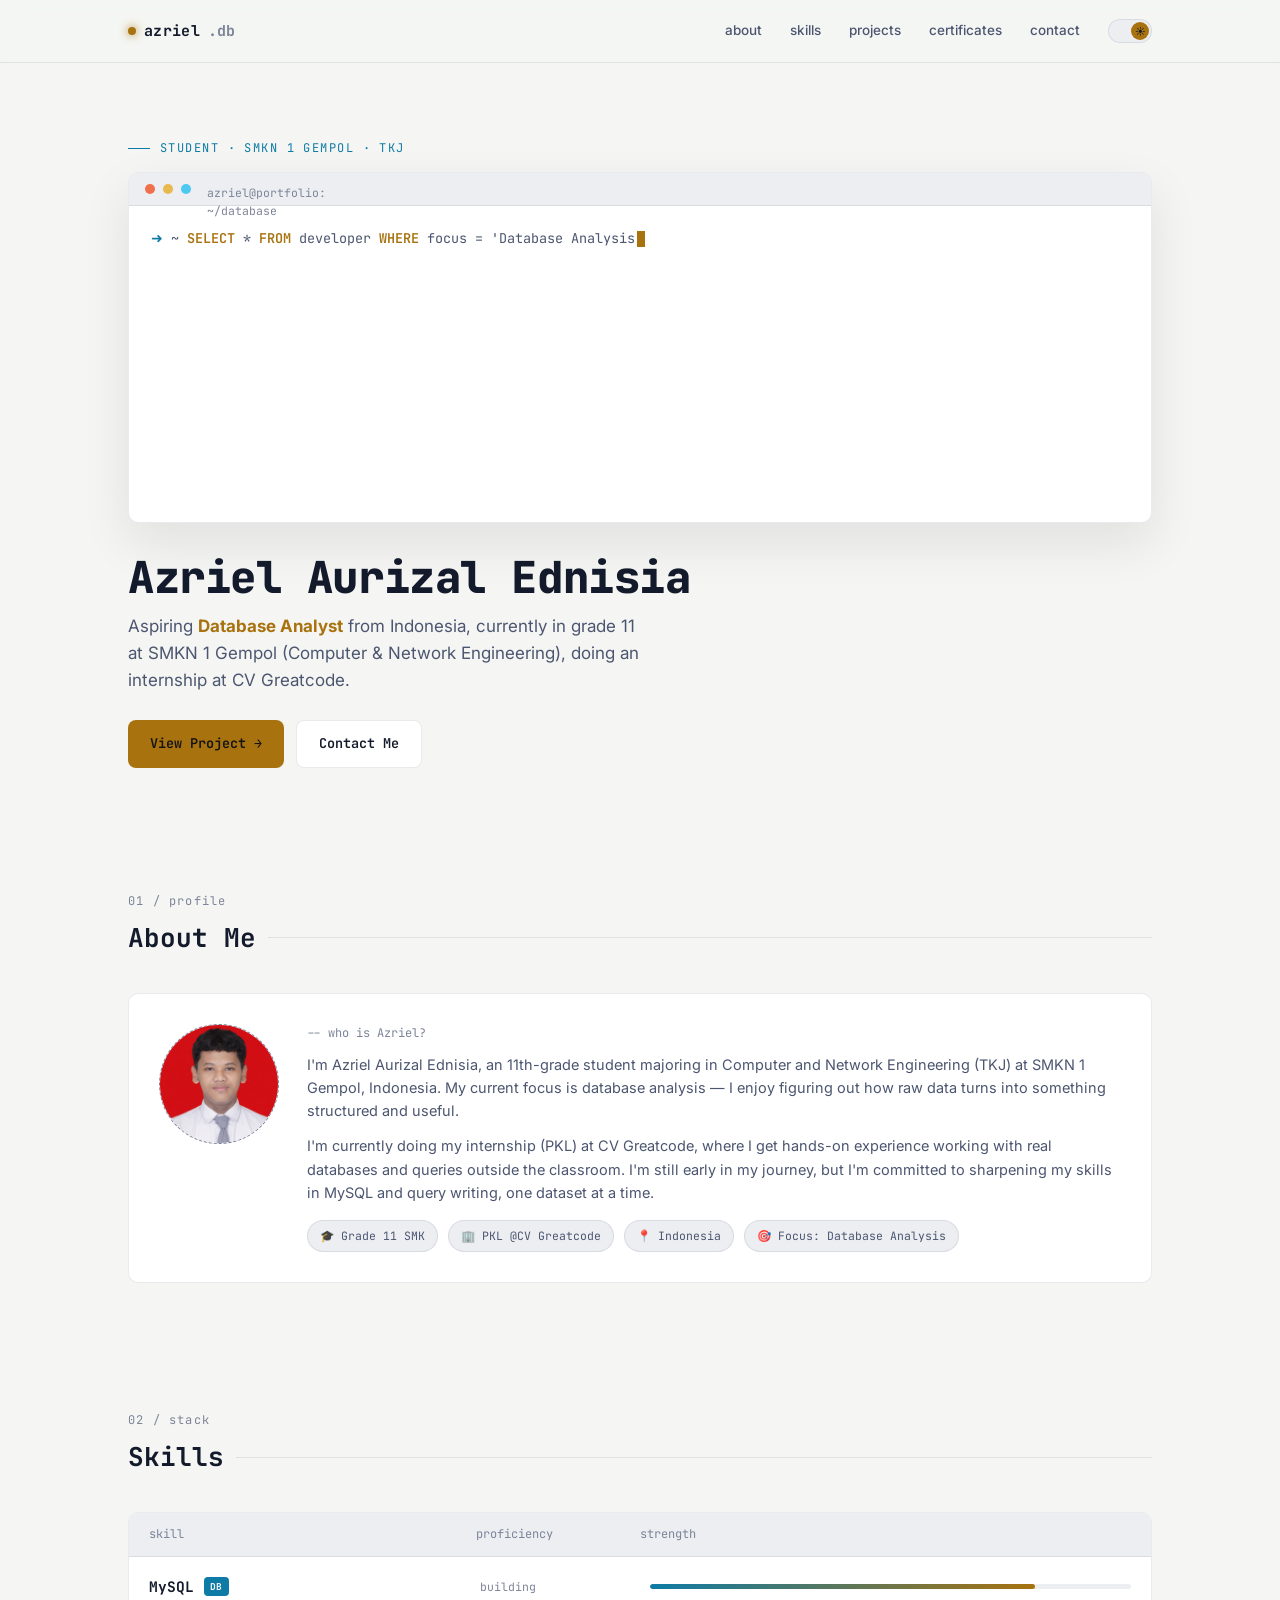
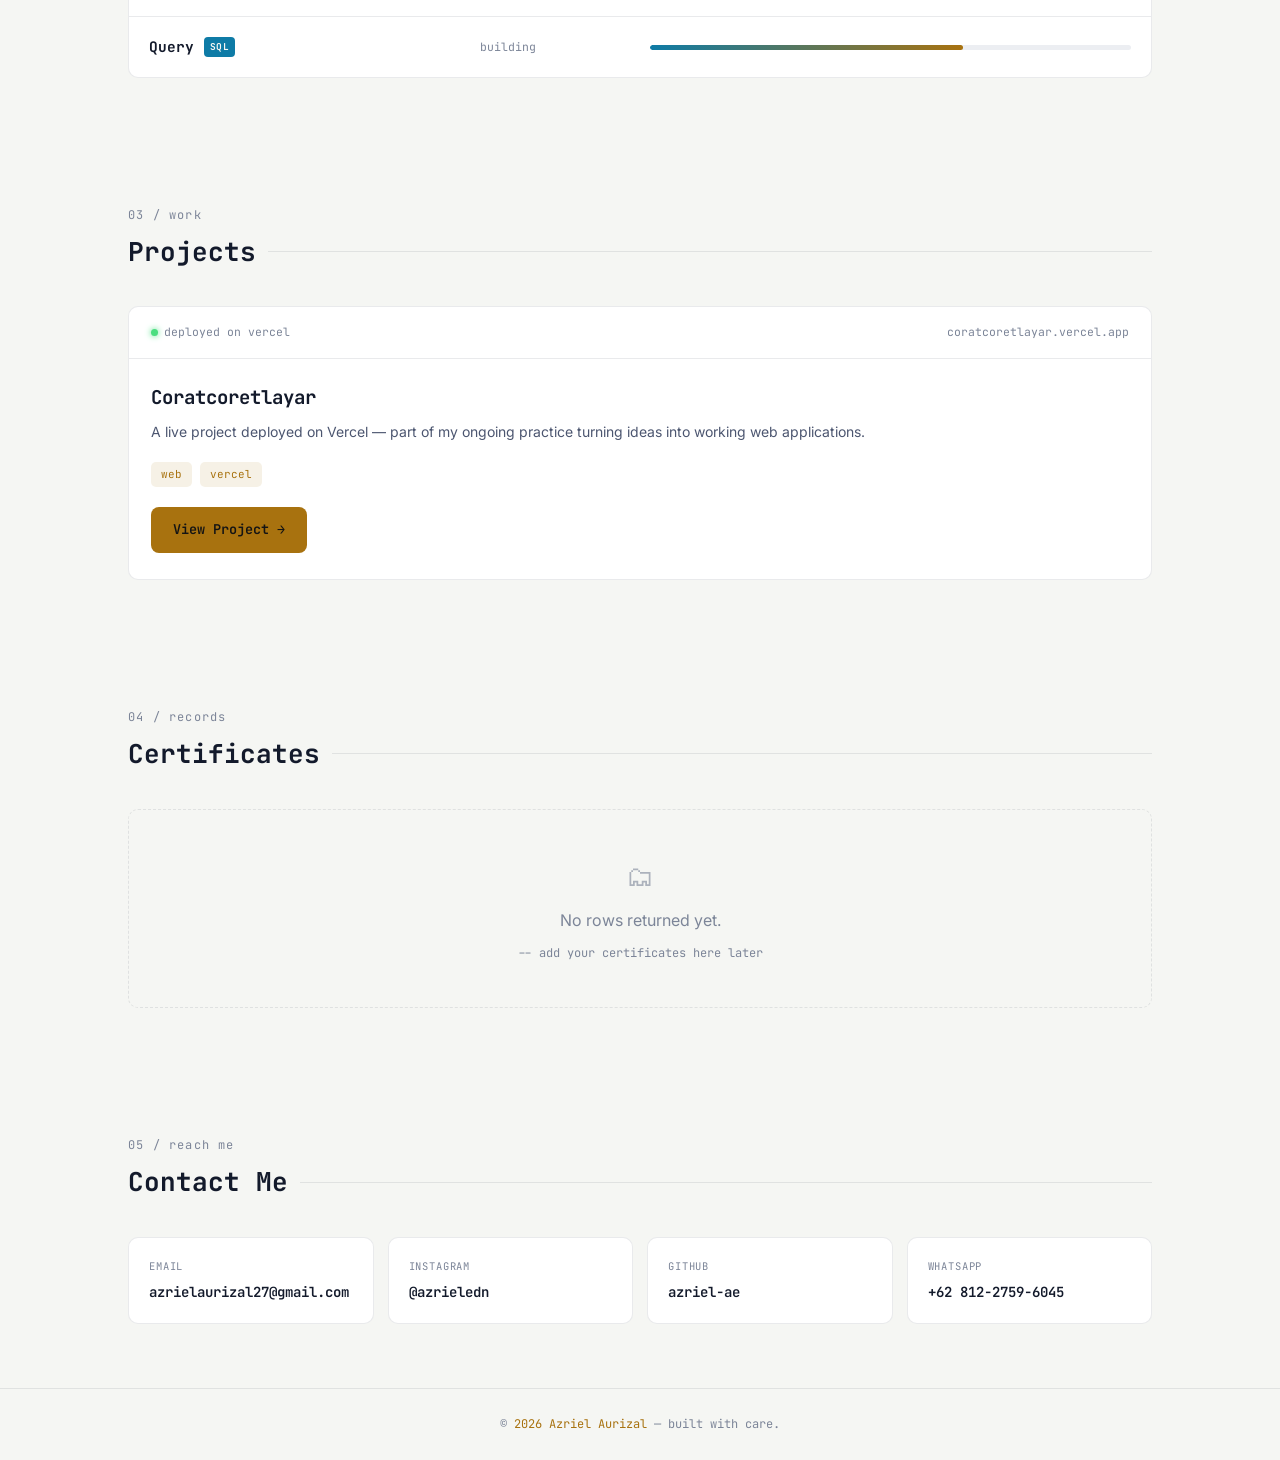
<file: index.html>
<!DOCTYPE html>
<html lang="en">
<head>
<meta charset="UTF-8">
<meta name="viewport" content="width=device-width, initial-scale=1.0">
<title>Azriel Aurizal Ednisia</title>
<meta name="description" content="Portfolio of Azriel Aurizal Ednisia, Database Analyst student at SMKN 1 Gempol.">
<link rel="preconnect" href="https://fonts.googleapis.com">
<link href="https://fonts.googleapis.com/css2?family=JetBrains+Mono:wght@400;500;600;700;800&family=Inter:wght@400;500;600;700;800&display=swap" rel="stylesheet">
<style>
  :root{
    --bg: #0B111F;
    --bg-elev: #121A2C;
    --panel: #16213A;
    --panel-alt: #1C2942;
    --border: rgba(232,238,247,0.09);
    --text: #E8ECF4;
    --text-dim: #8B96AE;
    --text-faint: #5C6883;
    --gold: #E8B94E;
    --gold-soft: rgba(232,185,78,0.12);
    --cyan: #4CC9F0;
    --cyan-soft: rgba(76,201,240,0.12);
    --danger: #F0704C;
    --shadow: 0 20px 60px rgba(0,0,0,0.45);
    --radius: 10px;
    --mono: 'JetBrains Mono', monospace;
    --sans: 'Inter', sans-serif;
  }
  html[data-theme="light"]{
    --bg: #F5F6F3;
    --bg-elev: #FFFFFF;
    --panel: #FFFFFF;
    --panel-alt: #ECEEF2;
    --border: rgba(19,26,43,0.09);
    --text: #131A2B;
    --text-dim: #4C5670;
    --text-faint: #7C8598;
    --gold: #A8720F;
    --gold-soft: rgba(168,114,15,0.10);
    --cyan: #0E7BA6;
    --cyan-soft: rgba(14,123,166,0.10);
    --danger: #C74E2E;
    --shadow: 0 20px 50px rgba(19,26,43,0.09);
  }
  *{margin:0;padding:0;box-sizing:border-box;}
  html{scroll-behavior:smooth;}
  body{
    background:var(--bg);
    color:var(--text);
    font-family:var(--sans);
    line-height:1.6;
    transition:background .35s ease, color .35s ease;
    overflow-x:hidden;
  }
  ::selection{background:var(--gold-soft);color:var(--gold);}
  a{color:inherit;text-decoration:none;}
  button{font-family:inherit;cursor:pointer;border:none;background:none;color:inherit;}
  .mono{font-family:var(--mono);}
  .wrap{max-width:1080px;margin:0 auto;padding:0 28px;}

  /* focus visibility */
  a:focus-visible, button:focus-visible{outline:2px solid var(--cyan);outline-offset:3px;border-radius:4px;}

  @media (prefers-reduced-motion: reduce){
    *{animation-duration:0.01ms !important; animation-iteration-count:1 !important; transition-duration:0.01ms !important; scroll-behavior:auto !important;}
  }

  /* ---------- NAV ---------- */
  header.nav{
    position:sticky;top:0;z-index:100;
    background:color-mix(in srgb, var(--bg) 82%, transparent);
    backdrop-filter:blur(10px);
    border-bottom:1px solid var(--border);
  }
  .nav-inner{
    display:flex;align-items:center;justify-content:space-between;
    padding:16px 28px;max-width:1080px;margin:0 auto;
  }
  .logo{
    font-family:var(--mono);font-weight:700;font-size:15px;letter-spacing:.02em;
    display:flex;align-items:center;gap:8px;
  }
  .logo .dot{width:8px;height:8px;border-radius:50%;background:var(--gold);box-shadow:0 0 10px var(--gold);}
  .nav-links{display:flex;gap:28px;align-items:center;}
  .nav-links a{
    font-size:13.5px;color:var(--text-dim);font-weight:500;
    position:relative;padding:4px 0;transition:color .2s;
  }
  .nav-links a:hover{color:var(--text);}
  .nav-links a::after{
    content:'';position:absolute;left:0;bottom:-2px;width:0;height:1px;background:var(--gold);
    transition:width .25s ease;
  }
  .nav-links a:hover::after{width:100%;}
  @media (max-width:720px){ .nav-links a.hide-mobile{display:none;} }

  .theme-toggle{
    width:44px;height:24px;border-radius:20px;background:var(--panel-alt);
    border:1px solid var(--border);position:relative;flex-shrink:0;
    transition:background .3s;
  }
  .theme-toggle .knob{
    position:absolute;top:2px;left:2px;width:18px;height:18px;border-radius:50%;
    background:var(--gold);transition:transform .3s cubic-bezier(.5,-0.3,.5,1.3);
    display:flex;align-items:center;justify-content:center;font-size:10px;
  }
  html[data-theme="light"] .theme-toggle .knob{transform:translateX(20px);}

  /* ---------- HERO ---------- */
  .hero{padding:76px 0 60px;}
  .hero-grid{display:grid;grid-template-columns:1fr;gap:36px;}
  .eyebrow{
    font-family:var(--mono);font-size:12px;color:var(--cyan);letter-spacing:.12em;
    text-transform:uppercase;margin-bottom:14px;display:flex;align-items:center;gap:10px;
  }
  .eyebrow::before{content:'';width:22px;height:1px;background:var(--cyan);}

  /* terminal */
  .terminal{
    background:var(--panel);border:1px solid var(--border);border-radius:var(--radius);
    box-shadow:var(--shadow);overflow:hidden;
  }
  .terminal-bar{
    display:flex;align-items:center;gap:8px;padding:11px 16px;
    background:var(--panel-alt);border-bottom:1px solid var(--border);
  }
  .terminal-bar span{width:10px;height:10px;border-radius:50%;display:inline-block;}
  .terminal-bar span:nth-child(1){background:#F0704C;}
  .terminal-bar span:nth-child(2){background:#E8B94E;}
  .terminal-bar span:nth-child(3){background:#4CC9F0;}
  .terminal-title{
    margin-left:8px;font-family:var(--mono);font-size:11.5px;color:var(--text-faint);
  }
  .terminal-body{padding:22px 22px 26px;font-family:var(--mono);font-size:13.5px;}
  .prompt-line{color:var(--text-dim);margin-bottom:4px;}
  .prompt-line .arrow{color:var(--cyan);}
  .query-line{color:var(--text);white-space:pre;}
  .kw{color:var(--gold);font-weight:600;}
  .str{color:var(--cyan);}
  .cursor{
    display:inline-block;width:8px;height:16px;background:var(--gold);vertical-align:text-bottom;
    animation:blink 1s step-end infinite;margin-left:2px;
  }
  @keyframes blink{50%{opacity:0;}}

  .result-table{width:100%;border-collapse:collapse;margin-top:16px;font-family:var(--mono);font-size:12.5px;
    opacity:0;transform:translateY(6px);transition:opacity .5s ease, transform .5s ease;
  }
  .result-table.show{opacity:1;transform:none;}
  .result-table th{
    text-align:left;color:var(--text-faint);font-weight:600;padding:8px 10px;
    border-bottom:1px solid var(--border);text-transform:lowercase;
  }
  .result-table td{padding:8px 10px;border-bottom:1px solid var(--border);color:var(--text-dim);}
  .result-table td.val{color:var(--text);}
  .result-table tr:last-child td{border-bottom:none;}
  .row-count{margin-top:10px;color:var(--text-faint);font-size:11.5px;}

  .hero-name{
    font-family:var(--mono);font-weight:800;font-size:clamp(28px,5vw,44px);
    letter-spacing:-.01em;line-height:1.12;margin-bottom:10px;
  }
  .hero-role{font-size:17px;color:var(--text-dim);margin-bottom:22px;max-width:520px;}
  .hero-role strong{color:var(--gold);font-weight:700;}
  .hero-actions{display:flex;gap:12px;flex-wrap:wrap;margin-top:26px;}

  .btn{
    padding:12px 22px;border-radius:8px;font-weight:600;font-size:13.5px;
    display:inline-flex;align-items:center;gap:8px;transition:transform .18s ease, box-shadow .18s ease;
    font-family:var(--mono);
  }
  .btn-primary{background:var(--gold);color:#141414;}
  .btn-primary:hover{transform:translateY(-2px);box-shadow:0 10px 24px rgba(232,185,78,0.3);}
  .btn-outline{border:1px solid var(--border);color:var(--text);background:var(--panel);}
  .btn-outline:hover{transform:translateY(-2px);border-color:var(--cyan);color:var(--cyan);}

  /* ---------- SECTION SHARED ---------- */
  section{padding:64px 0;}
  .section-head{margin-bottom:34px;}
  .section-num{font-family:var(--mono);font-size:12px;color:var(--text-faint);letter-spacing:.1em;}
  .section-title{
    font-family:var(--mono);font-weight:700;font-size:26px;margin-top:6px;
    display:flex;align-items:center;gap:12px;
  }
  .section-title::after{content:'';flex:1;height:1px;background:var(--border);}
  .reveal{opacity:0;transform:translateY(18px);transition:opacity .6s ease, transform .6s ease;}
  .reveal.in{opacity:1;transform:none;}

  /* ---------- ABOUT ---------- */
  .about-card{
    background:var(--panel);border:1px solid var(--border);border-radius:var(--radius);
    padding:30px;display:grid;grid-template-columns:auto 1fr;gap:28px;align-items:start;
  }
  @media (max-width:640px){ .about-card{grid-template-columns:1fr;} }
  .avatar-slot{
    width:120px;height:120px;border-radius:50%;
    background:var(--panel-alt);border:1.5px dashed var(--text-faint);
    display:flex;align-items:center;justify-content:center;flex-shrink:0;
    color:var(--text-faint);font-size:11px;text-align:center;font-family:var(--mono);
    line-height:1.4;
  }
  .about-text p{color:var(--text-dim);font-size:14.5px;margin-bottom:12px;}
  .about-text .comment{color:var(--text-faint);font-family:var(--mono);font-size:12px;margin-bottom:10px;}
  .meta-row{display:flex;flex-wrap:wrap;gap:10px;margin-top:16px;}
  .meta-chip{
    font-family:var(--mono);font-size:11.5px;color:var(--text-dim);
    background:var(--panel-alt);border:1px solid var(--border);padding:6px 12px;border-radius:20px;
  }

  /* ---------- SKILLS ---------- */
  .schema{
    background:var(--panel);border:1px solid var(--border);border-radius:var(--radius);overflow:hidden;
  }
  .schema-head{
    padding:12px 20px;background:var(--panel-alt);border-bottom:1px solid var(--border);
    font-family:var(--mono);font-size:12px;color:var(--text-faint);
    display:grid;grid-template-columns:2fr 1fr 3fr;
  }
  .schema-row{
    padding:18px 20px;border-bottom:1px solid var(--border);
    display:grid;grid-template-columns:2fr 1fr 3fr;align-items:center;gap:10px;
    transition:background .2s;
  }
  .schema-row:last-child{border-bottom:none;}
  .schema-row:hover{background:var(--panel-alt);}
  .skill-name{font-family:var(--mono);font-weight:700;font-size:14.5px;display:flex;align-items:center;gap:10px;}
  .skill-name .type-badge{
    font-size:9.5px;font-weight:700;color:var(--bg);background:var(--cyan);
    padding:2px 6px;border-radius:4px;letter-spacing:.03em;
  }
  .skill-level{font-family:var(--mono);font-size:11.5px;color:var(--text-faint);}
  .bar-track{height:5px;background:var(--panel-alt);border-radius:4px;overflow:hidden;}
  .bar-fill{height:100%;background:linear-gradient(90deg,var(--cyan),var(--gold));border-radius:4px;width:0;transition:width 1.1s cubic-bezier(.2,.8,.2,1);}
  .bar-fill.in{width:var(--pct);}

  /* ---------- PROJECTS ---------- */
  .project-card{
    background:var(--panel);border:1px solid var(--border);border-radius:var(--radius);
    padding:0;overflow:hidden;transition:transform .25s ease, box-shadow .25s ease, border-color .25s ease;
  }
  .project-card:hover{transform:translateY(-4px);box-shadow:var(--shadow);border-color:var(--cyan);}
  .project-top{
    padding:16px 22px;border-bottom:1px solid var(--border);
    display:flex;justify-content:space-between;align-items:center;
    font-family:var(--mono);font-size:11.5px;color:var(--text-faint);
  }
  .status-dot{width:7px;height:7px;border-radius:50%;background:#4ADE80;display:inline-block;margin-right:6px;box-shadow:0 0 6px #4ADE80;}
  .project-body{padding:24px 22px 26px;}
  .project-name{font-family:var(--mono);font-weight:700;font-size:19px;margin-bottom:8px;}
  .project-desc{color:var(--text-dim);font-size:14px;margin-bottom:18px;}
  .project-tags{display:flex;gap:8px;flex-wrap:wrap;margin-bottom:20px;}
  .tag{
    font-family:var(--mono);font-size:11px;color:var(--gold);background:var(--gold-soft);
    padding:4px 10px;border-radius:5px;
  }

  /* ---------- CERTIFICATES (empty) ---------- */
  .empty-state{
    border:1.5px dashed var(--border);border-radius:var(--radius);
    padding:44px 24px;text-align:center;color:var(--text-faint);
  }
  .empty-state .icon{font-size:28px;margin-bottom:10px;opacity:.6;}
  .empty-state .q{font-family:var(--mono);font-size:12px;margin-top:10px;color:var(--text-faint);}

  /* ---------- CONTACT ---------- */
  .contact-grid{display:grid;grid-template-columns:repeat(auto-fit,minmax(200px,1fr));gap:14px;}
  .contact-card{
    background:var(--panel);border:1px solid var(--border);border-radius:var(--radius);
    padding:20px;display:flex;flex-direction:column;gap:6px;
    transition:transform .2s ease, border-color .2s ease;
  }
  .contact-card:hover{transform:translateY(-3px);border-color:var(--gold);}
  .contact-label{font-family:var(--mono);font-size:10.5px;color:var(--text-faint);letter-spacing:.08em;text-transform:uppercase;}
  .contact-value{font-family:var(--mono);font-size:14px;font-weight:600;word-break:break-word;}
  .contact-value.link:hover{color:var(--gold);}

  /* ---------- FOOTER ---------- */
  footer{
    border-top:1px solid var(--border);padding:26px 0;
    text-align:center;color:var(--text-faint);font-family:var(--mono);font-size:12px;
  }
  footer span{color:var(--gold);}
</style>
</head>
<body>

<header class="nav">
  <div class="nav-inner">
    <div class="logo"><span class="dot"></span>azriel<span style="color:var(--text-faint)">.db</span></div>
    <nav class="nav-links">
      <a href="#about" class="hide-mobile">about</a>
      <a href="#skills" class="hide-mobile">skills</a>
      <a href="#projects" class="hide-mobile">projects</a>
      <a href="#certificates" class="hide-mobile">certificates</a>
      <a href="#contact">contact</a>
      <button class="theme-toggle" id="themeToggle" aria-label="Toggle dark and light mode"><span class="knob" id="knob">☀</span></button>
    </nav>
  </div>
</header>

<section class="hero">
  <div class="wrap hero-grid">
    <div>
      <div class="eyebrow">student · smkn 1 gempol · tkj</div>
      <div class="terminal">
        <div class="terminal-bar">
          <span></span><span></span><span></span>
          <span class="terminal-title">azriel@portfolio: ~/database</span>
        </div>
        <div class="terminal-body">
          <div class="prompt-line"><span class="arrow">➜</span> ~ <span id="typedQuery"></span><span class="cursor" id="typeCursor"></span></div>
          <table class="result-table" id="resultTable">
            <thead>
              <tr><th>field</th><th>value</th></tr>
            </thead>
            <tbody>
              <tr><td>name</td><td class="val">Azriel Aurizal Ednisia</td></tr>
              <tr><td>role</td><td class="val">Database Analyst</td></tr>
              <tr><td>school</td><td class="val">SMKN 1 Gempol — TKJ</td></tr>
              <tr><td>status</td><td class="val">Grade 11 · on internship at CV Greatcode</td></tr>
              <tr><td>location</td><td class="val">Indonesia</td></tr>
            </tbody>
          </table>
          <div class="row-count" id="rowCount"></div>
        </div>
      </div>

      <div class="hero-name" style="margin-top:30px;">Azriel Aurizal Ednisia</div>
      <div class="hero-role">Aspiring <strong>Database Analyst</strong> from Indonesia, currently in grade 11 at SMKN 1 Gempol (Computer &amp; Network Engineering), doing an internship at CV Greatcode.</div>
      <div class="hero-actions">
        <a class="btn btn-primary" href="https://coratcoretlayar.vercel.app" target="_blank" rel="noopener">View Project →</a>
        <a class="btn btn-outline" href="#contact">Contact Me</a>
      </div>
    </div>
  </div>
</section>

<section id="about">
  <div class="wrap">
    <div class="section-head reveal">
      <div class="section-num">01 / profile</div>
      <div class="section-title">About Me</div>
    </div>
    <div class="about-card reveal">
      <div class="avatar-slot" id="avatarSlot">
  <img src="azriel.png" alt="Azriel Aurizal Ednisia" style="width: 100%; height: 100%; border-radius: 60%; object-fit: cover;">
</div>
      <div class="about-text">
        <div class="comment">-- who is Azriel?</div>
        <p>I'm Azriel Aurizal Ednisia, an 11th-grade student majoring in Computer and Network Engineering (TKJ) at SMKN 1 Gempol, Indonesia. My current focus is database analysis — I enjoy figuring out how raw data turns into something structured and useful.</p>
        <p>I'm currently doing my internship (PKL) at CV Greatcode, where I get hands-on experience working with real databases and queries outside the classroom. I'm still early in my journey, but I'm committed to sharpening my skills in MySQL and query writing, one dataset at a time.</p>
        <div class="meta-row">
          <span class="meta-chip">🎓 Grade 11 SMK</span>
          <span class="meta-chip">🏢 PKL @CV Greatcode</span>
          <span class="meta-chip">📍 Indonesia</span>
          <span class="meta-chip">🎯 Focus: Database Analysis</span>
        </div>
      </div>
    </div>
  </div>
</section>

<section id="skills">
  <div class="wrap">
    <div class="section-head reveal">
      <div class="section-num">02 / stack</div>
      <div class="section-title">Skills</div>
    </div>
    <div class="schema reveal">
      <div class="schema-head">
        <div>skill</div><div>proficiency</div><div>strength</div>
      </div>
      <div class="schema-row">
        <div class="skill-name">MySQL <span class="type-badge">DB</span></div>
        <div class="skill-level">building</div>
        <div class="bar-track"><div class="bar-fill" style="--pct:80%"></div></div>
      </div>
      <div class="schema-row">
        <div class="skill-name">Query <span class="type-badge">SQL</span></div>
        <div class="skill-level">building</div>
        <div class="bar-track"><div class="bar-fill" style="--pct:65%"></div></div>
      </div>
    </div>
  </div>
</section>

<section id="projects">
  <div class="wrap">
    <div class="section-head reveal">
      <div class="section-num">03 / work</div>
      <div class="section-title">Projects</div>
    </div>
    <div class="project-card reveal">
      <div class="project-top">
        <span><span class="status-dot"></span>deployed on vercel</span>
        <span>coratcoretlayar.vercel.app</span>
      </div>
      <div class="project-body">
        <div class="project-name">Coratcoretlayar</div>
        <p class="project-desc">A live project deployed on Vercel — part of my ongoing practice turning ideas into working web applications.</p>
        <div class="project-tags">
          <span class="tag">web</span>
          <span class="tag">vercel</span>
        </div>
        <a class="btn btn-primary" href="https://coratcoretlayar.vercel.app" target="_blank" rel="noopener">View Project →</a>
      </div>
    </div>
  </div>
</section>

<section id="certificates">
  <div class="wrap">
    <div class="section-head reveal">
      <div class="section-num">04 / records</div>
      <div class="section-title">Certificates</div>
    </div>
    <div class="empty-state reveal">
      <div class="icon">🗂</div>
      <div>No rows returned yet.</div>
      <div class="q">-- add your certificates here later</div>
    </div>
  </div>
</section>

<section id="contact">
  <div class="wrap">
    <div class="section-head reveal">
      <div class="section-num">05 / reach me</div>
      <div class="section-title">Contact Me</div>
    </div>
    <div class="contact-grid reveal">
      <a class="contact-card" href="mailto:azrielaurizal27@gmail.com">
        <div class="contact-label">Email</div>
        <div class="contact-value link">azrielaurizal27@gmail.com</div>
      </a>
      <a class="contact-card" href="https://instagram.com/azrieledn" target="_blank" rel="noopener">
        <div class="contact-label">Instagram</div>
        <div class="contact-value link">@azrieledn</div>
      </a>
      <a class="contact-card" href="https://github.com/azriel-ae" target="_blank" rel="noopener">
        <div class="contact-label">GitHub</div>
        <div class="contact-value link">azriel-ae</div>
      </a>
      <a class="contact-card" href="https://wa.me/6281227596045" target="_blank" rel="noopener">
        <div class="contact-label">WhatsApp</div>
        <div class="contact-value link">+62 812-2759-6045</div>
      </a>
    </div>
  </div>
</section>

<footer>
  © <span id="year"></span> <span>Azriel Aurizal</span> — built with care.
</footer>

<script>
  // Theme toggle: default to system preference, no persistence needed for a static export
  const root = document.documentElement;
  const toggle = document.getElementById('themeToggle');
  const knob = document.getElementById('knob');
  function setTheme(t){
    root.setAttribute('data-theme', t);
    knob.textContent = t === 'light' ? '☀' : '☾';
  }
  const prefersLight = window.matchMedia && window.matchMedia('(prefers-color-scheme: light)').matches;
  setTheme(prefersLight ? 'light' : 'dark');
  toggle.addEventListener('click', () => {
    const current = root.getAttribute('data-theme');
    setTheme(current === 'light' ? 'dark' : 'light');
  });

  // Footer year
  document.getElementById('year').textContent = new Date().getFullYear();

  // Typing animation for the hero query
  const query = "SELECT * FROM developer WHERE focus = 'Database Analysis';";
  const parts = [
    {text:"SELECT * FROM developer WHERE focus = ", cls:null},
  ];
  const typedEl = document.getElementById('typedQuery');
  const resultTable = document.getElementById('resultTable');
  const rowCount = document.getElementById('rowCount');
  const cursor = document.getElementById('typeCursor');

  function highlighted(str){
    return str
      .replace(/SELECT|FROM|WHERE/g, m => `<span class="kw">${m}</span>`)
      .replace(/'([^']*)'/g, `<span class="str">'$1'</span>`);
  }

  let i = 0;
  function typeStep(){
    if(i <= query.length){
      typedEl.innerHTML = highlighted(query.slice(0, i));
      i++;
      setTimeout(typeStep, 22);
    } else {
      cursor.style.display = 'none';
      setTimeout(() => {
        resultTable.classList.add('show');
        rowCount.textContent = '5 rows returned';
      }, 200);
    }
  }
  setTimeout(typeStep, 500);

  // Scroll reveal
  const revealEls = document.querySelectorAll('.reveal');
  const io = new IntersectionObserver((entries) => {
    entries.forEach(e => {
      if(e.isIntersecting){
        e.target.classList.add('in');
        io.unobserve(e.target);
      }
    });
  }, {threshold: 0.15});
  revealEls.forEach(el => io.observe(el));

  // Skill bar fill on view
  const bars = document.querySelectorAll('.bar-fill');
  const barIo = new IntersectionObserver((entries) => {
    entries.forEach(e => {
      if(e.isIntersecting){
        e.target.classList.add('in');
        barIo.unobserve(e.target);
      }
    });
  }, {threshold:0.3});
  bars.forEach(b => barIo.observe(b));
</script>

</body>
</html>
</file>
